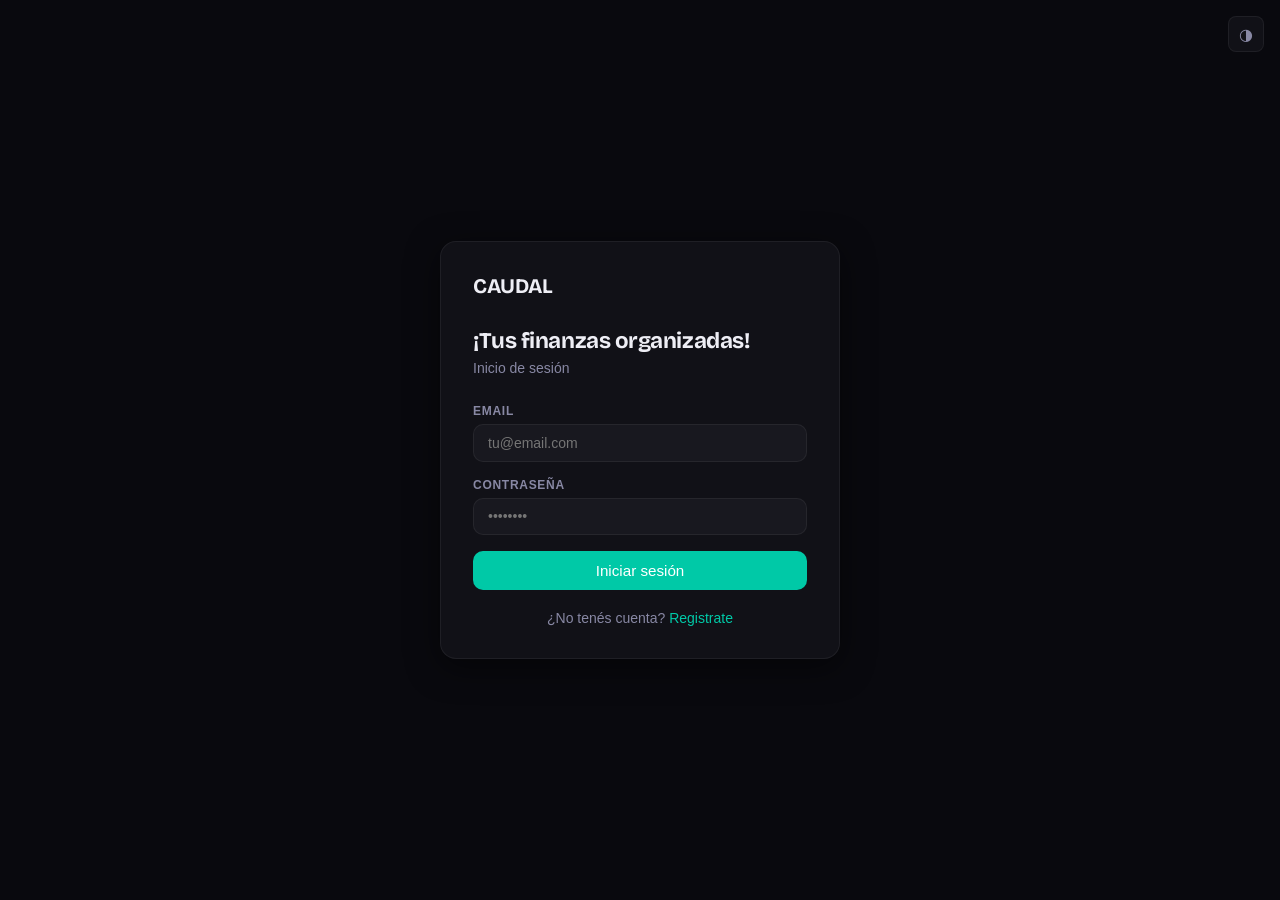
<file: frontend/login.html>
<!DOCTYPE html>
<html lang="es" data-theme="dark">
<head>
    <meta charset="UTF-8">
    <meta name="viewport" content="width=device-width, initial-scale=1.0">
    <link rel="icon" type="image/png" href="https://img.icons8.com/skeuomorphism/32/idea.png"/>
    <title>Caudal — Iniciar sesión</title>
    <link rel="preconnect" href="https://fonts.googleapis.com">
    <link href="https://fonts.googleapis.com/css2?family=Bricolage+Grotesque:opsz,wght@12..96,300;400;500;600;700&family=Cabinet+Grotesk:wght@300;400;500;700&display=swap" rel="stylesheet">
    <link rel="stylesheet" href="css/styles.css">
    <style>
        .auth-wrapper {
            min-height: 100vh;
            display: flex;
            align-items: center;
            justify-content: center;
            padding: 1rem;
        }

        .auth-card {
            background: var(--bg-2);
            border: 1px solid var(--border);
            border-radius: var(--radius);
            padding: 2rem;
            width: 100%;
            max-width: 400px;
            box-shadow: var(--shadow);
            animation: fadeUp 0.28s ease both;
        }

        .auth-logo {
            display: flex;
            align-items: center;
            gap: 0.6rem;
            margin-bottom: 1.75rem;
        }

        .auth-logo-icon {
            font-size: 1.5rem;
            color: var(--accent);
        }

        .auth-logo-text {
            font-family: var(--font-display);
            font-size: 1.3rem;
            font-weight: 700;
            color: var(--text-1);
        }

        .auth-title {
            font-family: var(--font-display);
            font-size: 1.4rem;
            font-weight: 700;
            color: var(--text-1);
            margin-bottom: 0.4rem;
            letter-spacing: -0.02em;
        }

        .auth-subtitle {
            font-size: 0.875rem;
            color: var(--text-2);
            margin-bottom: 1.75rem;
        }

        .auth-form {
            display: flex;
            flex-direction: column;
            gap: 1rem;
        }

        .auth-divider {
            text-align: center;
            font-size: 0.8rem;
            color: var(--text-3);
            margin: 0.5rem 0;
        }

        .auth-switch {
            text-align: center;
            font-size: 0.875rem;
            color: var(--text-2);
            margin-top: 1.25rem;
        }

        .auth-switch a {
            color: var(--accent);
            text-decoration: none;
            font-weight: 500;
            cursor: pointer;
        }

        .auth-switch a:hover {
            text-decoration: underline;
        }

        .auth-error {
            background: var(--expense-dim);
            border: 1px solid var(--expense);
            color: var(--expense);
            padding: 0.65rem 0.875rem;
            border-radius: var(--radius-sm);
            font-size: 0.85rem;
        }

        .btn-primary-full {
            width: 100%;
            padding: 0.7rem;
            font-size: 0.95rem;
        }

        .theme-btn {
            position: fixed;
            top: 1rem;
            right: 1rem;
            background: var(--bg-2);
            border: 1px solid var(--border);
            color: var(--text-2);
            width: 36px;
            height: 36px;
            border-radius: 8px;
            cursor: pointer;
            font-size: 1rem;
            display: flex;
            align-items: center;
            justify-content: center;
            transition: all var(--transition);
        }

        .theme-btn:hover { background: var(--bg-3); color: var(--text-1); }
    </style>
</head>
<body>
    <button class="theme-btn" onclick="toggleTheme()" id="theme-btn">◑</button>

    <div class="auth-wrapper">
        <div class="auth-card">
            <div class="auth-logo">
                <span class="auth-logo-text">CAUDAL</span>
            </div>

            <!-- LOGIN -->
            <div id="view-login">
                <h1 class="auth-title">¡Tus finanzas organizadas!</h1>
                <p class="auth-subtitle">Inicio de sesión</p>
                <div class="auth-form">
                    <div id="login-error" class="auth-error hidden"></div>
                    <div class="form-group">
                        <label>Email</label>
                        <input type="text" id="login-email" placeholder="tu@email.com">
                    </div>
                    <div class="form-group">
                        <label>Contraseña</label>
                        <input type="password" id="login-password" placeholder="••••••••"
                            onkeydown="if(event.key==='Enter') submitLogin()">
                    </div>
                    <button class="btn-primary btn-primary-full" onclick="submitLogin()">
                        Iniciar sesión
                    </button>
                </div>
                <div class="auth-switch">
                    ¿No tenés cuenta? <a onclick="showView('register')">Registrate</a>
                </div>
            </div>

            <!-- REGISTER -->
            <div id="view-register" class="hidden">
                <h1 class="auth-title">Crear cuenta</h1>
                <p class="auth-subtitle">Empezá a gestionar tus finanzas</p>
                <div class="auth-form">
                    <div id="register-error" class="auth-error hidden"></div>
                    <div class="form-group">
                        <label>Nombre</label>
                        <input type="text" id="register-name" placeholder="Tu nombre">
                    </div>
                    <div class="form-group">
                        <label>Email</label>
                        <input type="text" id="register-email" placeholder="tu@email.com">
                    </div>
                    <div class="form-group">
                        <label>Contraseña</label>
                        <input type="password" id="register-password" placeholder="Mínimo 6 caracteres"
                            onkeydown="if(event.key==='Enter') submitRegister()">
                    </div>
                    <button class="btn-primary btn-primary-full" onclick="submitRegister()">
                        Crear cuenta
                    </button>
                </div>
                <div class="auth-switch">
                    ¿Ya tenés cuenta? <a onclick="showView('login')">Iniciá sesión</a>
                </div>
            </div>
        </div>
    </div>

    <script>
        const API = 'http://127.0.0.1:8000/api'

        function toggleTheme() {
            const html = document.documentElement
            const next = html.getAttribute('data-theme') === 'dark' ? 'light' : 'dark'
            html.setAttribute('data-theme', next)
            localStorage.setItem('theme', next)
            document.getElementById('theme-btn').textContent = next === 'dark' ? '◑' : '◐'
        }

        function initTheme() {
            const saved = localStorage.getItem('theme') || 'dark'
            document.documentElement.setAttribute('data-theme', saved)
            document.getElementById('theme-btn').textContent = saved === 'dark' ? '◑' : '◐'
        }

        function showView(name) {
            document.getElementById('view-login').classList.add('hidden')
            document.getElementById('view-register').classList.add('hidden')
            document.getElementById(`view-${name}`).classList.remove('hidden')
        }

        function showError(id, msg) {
            const el = document.getElementById(id)
            el.textContent = msg
            el.classList.remove('hidden')
        }

        function hideError(id) {
            document.getElementById(id).classList.add('hidden')
        }

        async function submitLogin() {
            hideError('login-error')
            const email = document.getElementById('login-email').value.trim()
            const password = document.getElementById('login-password').value

            if (!email || !password) return showError('login-error', 'Completá todos los campos')

            try {
                const res = await fetch(`${API}/auth/login`, {
                    method: 'POST',
                    headers: { 'Content-Type': 'application/json' },
                    body: JSON.stringify({ email, password })
                })
                const data = await res.json()
                if (!res.ok) return showError('login-error', data.detail || 'Error al iniciar sesión')

                localStorage.setItem('fintrack-token', data.access_token)
                localStorage.setItem('fintrack-user', JSON.stringify(data.user))
                window.location.href = '/'
            } catch (e) {
                showError('login-error', 'Error de conexión con el servidor')
            }
        }

        async function submitRegister() {
            hideError('register-error')
            const name = document.getElementById('register-name').value.trim()
            const email = document.getElementById('register-email').value.trim()
            const password = document.getElementById('register-password').value

            if (!name || !email || !password) return showError('register-error', 'Completá todos los campos')
            if (password.length < 6) return showError('register-error', 'La contraseña debe tener al menos 6 caracteres')

            try {
                const res = await fetch(`${API}/auth/register`, {
                    method: 'POST',
                    headers: { 'Content-Type': 'application/json' },
                    body: JSON.stringify({ name, email, password })
                })
                const data = await res.json()
                if (!res.ok) return showError('register-error', data.detail || 'Error al registrarse')

                localStorage.setItem('fintrack-token', data.access_token)
                localStorage.setItem('fintrack-user', JSON.stringify(data.user))
                window.location.href = '/'
            } catch (e) {
                showError('register-error', 'Error de conexión con el servidor')
            }
        }

        // Si ya está logueado, redirigir al app
        if (localStorage.getItem('fintrack-token')) {
            window.location.href = '/'
        }

        initTheme()
    </script>
</body>
</html>
</file>
<file: frontend/css/styles.css>
/* ── TOKENS ───────────────────────────────────────────── */
:root {
    --font-display: 'Bricolage Grotesque', sans-serif;
    --font-body: 'Cabinet Grotesk', sans-serif;
    --font-mono: 'JetBrains Mono', monospace;
    --sidebar-w: 230px;
    --sidebar-w-collapsed: 64px;
    --topbar-h: 56px;
    --radius: 16px;
    --radius-sm: 10px;
    --transition: 0.22s cubic-bezier(0.4, 0, 0.2, 1);
}

[data-theme="dark"] {
    --bg:          #09090e;
    --bg-2:        #111117;
    --bg-3:        #18181f;
    --bg-4:        #222230;
    --border:      rgba(255,255,255,0.06);
    --border-hover:rgba(255,255,255,0.13);
    --text-1:      #eeeef5;
    --text-2:      #8888a4;
    --text-3:      #55556a;
    --accent:      #00c9a7;
    --accent-dim:  rgba(0,201,167,0.1);
    --income:      #00c9a7;
    --income-dim:  rgba(0,201,167,0.1);
    --expense:     #ff6b6b;
    --expense-dim: rgba(255,107,107,0.1);
    --balance:     #7c6ff7;
    --balance-dim: rgba(124,111,247,0.1);
    --shadow:      0 8px 32px rgba(0,0,0,0.5);
    --shadow-sm:   0 2px 10px rgba(0,0,0,0.35);
}

[data-theme="light"] {
    --bg:          #f4f4f8;
    --bg-2:        #ffffff;
    --bg-3:        #ededf3;
    --bg-4:        #e2e2ea;
    --border:      rgba(0,0,0,0.07);
    --border-hover:rgba(0,0,0,0.14);
    --text-1:      #0d0d1a;
    --text-2:      #55556e;
    --text-3:      #9090a8;
    --accent:      #00a88c;
    --accent-dim:  rgba(0,168,140,0.1);
    --income:      #00a88c;
    --income-dim:  rgba(0,168,140,0.08);
    --expense:     #e84545;
    --expense-dim: rgba(232,69,69,0.08);
    --balance:     #5b56d4;
    --balance-dim: rgba(91,86,212,0.08);
    --shadow:      0 8px 32px rgba(0,0,0,0.08);
    --shadow-sm:   0 2px 10px rgba(0,0,0,0.06);
}

/* ── RESET ────────────────────────────────────────────── */
*, *::before, *::after { margin:0; padding:0; box-sizing:border-box; }
html { font-size:16px; scroll-behavior:smooth; }
body {
    font-family: var(--font-body);
    background: var(--bg);
    color: var(--text-1);
    min-height: 100vh;
    transition: background var(--transition), color var(--transition);
    -webkit-font-smoothing: antialiased;
}

/* ── LAYOUT ───────────────────────────────────────────── */
.layout { display:flex; min-height:100vh; }

/* ── SIDEBAR ──────────────────────────────────────────── */
.sidebar {
    width: var(--sidebar-w);
    background: var(--bg-2);
    border-right: 1px solid var(--border);
    display: flex;
    flex-direction: column;
    position: fixed;
    top: 0; left: 0;
    height: 100vh;
    z-index: 200;
    transition: width var(--transition), transform var(--transition);
    overflow: hidden;
}

.sidebar.collapsed { width: var(--sidebar-w-collapsed); }

.sidebar-header {
    display: flex;
    align-items: center;
    justify-content: space-between;
    padding: 1.25rem 1rem;
    border-bottom: 1px solid var(--border);
    min-height: 64px;
    gap: 0.5rem;
}

.logo {
    display: flex;
    align-items: center;
    gap: 0.6rem;
    overflow: hidden;
    min-width: 0;
}

.logo-icon {
    font-size: 1.3rem;
    color: var(--accent);
    flex-shrink: 0;
    line-height: 1;
}

.logo-text {
    font-family: var(--font-display);
    font-weight: 700;
    font-size: 1.05rem;
    color: var(--text-1);
    white-space: nowrap;
    overflow: hidden;
    max-width: 120px;
    transition: max-width var(--transition), opacity var(--transition);
}

.sidebar.collapsed .logo-text {
    max-width: 0;
    opacity: 0;
}

.sidebar-toggle {
    background: transparent;
    border: 1px solid var(--border);
    color: var(--text-2);
    width: 28px;
    height: 28px;
    border-radius: 6px;
    cursor: pointer;
    font-size: 1rem;
    display: flex;
    align-items: center;
    justify-content: center;
    flex-shrink: 0;
    transition: all var(--transition);
}

.sidebar-toggle:hover { background: var(--bg-3); color: var(--text-1); }
.sidebar.collapsed .sidebar-toggle { transform: rotate(180deg); }

.sidebar-nav {
    flex: 1;
    padding: 1rem 0.75rem;
    display: flex;
    flex-direction: column;
    gap: 0.2rem;
    overflow-y: auto;
}

.nav-item {
    display: flex;
    align-items: center;
    gap: 0.75rem;
    padding: 0.65rem 0.75rem;
    border-radius: var(--radius-sm);
    border: none;
    background: transparent;
    color: var(--text-2);
    cursor: pointer;
    font-family: var(--font-body);
    font-size: 0.9rem;
    font-weight: 400;
    text-align: left;
    width: 100%;
    transition: all var(--transition);
    white-space: nowrap;
    overflow: hidden;
}

.nav-item:hover { background: var(--bg-3); color: var(--text-1); }
.nav-item.active { background: var(--accent-dim); color: var(--accent); font-weight: 500; }

.nav-icon { font-size: 1rem; flex-shrink: 0; width: 20px; text-align: center; }

.nav-label {
    overflow: hidden;
    max-width: 140px;
    transition: max-width var(--transition), opacity var(--transition);
}

.sidebar.collapsed .nav-label { max-width: 0; opacity: 0; }

.sidebar-footer {
    padding: 0.75rem;
    border-top: 1px solid var(--border);
}

.theme-toggle {
    display: flex;
    align-items: center;
    gap: 0.75rem;
    padding: 0.65rem 0.75rem;
    border-radius: var(--radius-sm);
    border: none;
    background: transparent;
    color: var(--text-2);
    cursor: pointer;
    font-family: var(--font-body);
    font-size: 0.9rem;
    width: 100%;
    transition: all var(--transition);
    white-space: nowrap;
    overflow: hidden;
}

.theme-toggle:hover { background: var(--bg-3); color: var(--text-1); }

/* ── TOPBAR (mobile) ──────────────────────────────────── */
.topbar {
    display: none;
    align-items: center;
    justify-content: space-between;
    padding: 0 1rem;
    height: var(--topbar-h);
    background: var(--bg-2);
    border-bottom: 1px solid var(--border);
    position: sticky;
    top: 0;
    z-index: 150;
}

.menu-btn, .theme-toggle-mobile {
    background: transparent;
    border: none;
    color: var(--text-2);
    font-size: 1.1rem;
    cursor: pointer;
    padding: 0.4rem;
    border-radius: 6px;
    transition: all var(--transition);
}

.menu-btn:hover, .theme-toggle-mobile:hover { background: var(--bg-3); color: var(--text-1); }

.topbar-title {
    font-family: var(--font-display);
    font-weight: 700;
    font-size: 1rem;
    color: var(--text-1);
}

/* ── MAIN ─────────────────────────────────────────────── */
.main-wrapper {
    margin-left: var(--sidebar-w);
    flex: 1;
    display: flex;
    flex-direction: column;
    min-height: 100vh;
    transition: margin-left var(--transition);
    min-width: 0;
}

.sidebar.collapsed ~ .main-wrapper { margin-left: var(--sidebar-w-collapsed); }

.main-content {
    flex: 1;
    padding: 2rem 2.5rem;
    width: 100%;
}

/* ── SECTIONS ─────────────────────────────────────────── */
.section { animation: fadeUp 0.28s ease both; }
.hidden { display: none !important; }

@keyframes fadeUp {
    from { opacity:0; transform:translateY(14px); }
    to   { opacity:1; transform:translateY(0); }
}

/* ── PAGE HEADER ──────────────────────────────────────── */
.page-header {
    display: flex;
    align-items: flex-start;
    justify-content: space-between;
    margin-bottom: 1.75rem;
    gap: 1rem;
    flex-wrap: wrap;
}

.page-title {
    font-family: var(--font-display);
    font-size: 1.65rem;
    font-weight: 700;
    color: var(--text-1);
    line-height: 1.2;
    letter-spacing: -0.02em;
}

.section-title {
    font-family: var(--font-display);
    font-size: 1.1rem;
    font-weight: 600;
    color: var(--text-1);
}

.page-subtitle {
    font-size: 0.875rem;
    color: var(--text-2);
    margin-top: 0.25rem;
    font-weight: 400;
}

.date-filters {
    display: flex;
    gap: 0.5rem;
    align-items: center;
    flex-wrap: wrap;
}

/* ── ACCOUNTS ─────────────────────────────────────────── */
.accounts-grid {
    display: grid;
    grid-template-columns: repeat(auto-fill, minmax(220px, 1fr));
    gap: 1rem;
    margin-bottom: 1.5rem;
}

.account-card {
    background: var(--bg-2);
    border: 1px solid var(--border);
    border-radius: var(--radius);
    padding: 1.25rem;
    display: flex;
    flex-direction: column;
    gap: 0.5rem;
    transition: border-color var(--transition), transform var(--transition);
    position: relative;
    overflow: hidden;
}

.account-card::before {
    content: '';
    position: absolute;
    top: 0; left: 0; right: 0;
    height: 3px;
    background: var(--acc-color, var(--accent));
}

.account-card:hover { border-color: var(--border-hover); transform: translateY(-2px); }

.account-type-badge {
    font-size: 0.72rem;
    font-weight: 500;
    text-transform: uppercase;
    letter-spacing: 0.08em;
    color: var(--text-3);
}

.account-name {
    font-family: var(--font-display);
    font-size: 1rem;
    font-weight: 600;
    color: var(--text-1);
}

.account-balance {
    font-family: var(--font-mono);
    font-size: 1.4rem;
    font-weight: 500;
    margin-top: 0.25rem;
}

.account-actions {
    display: flex;
    gap: 0.4rem;
    margin-top: 0.5rem;
}

.home-summary { margin-bottom: 2rem; }

.home-summary-card {
    background: var(--bg-2);
    border: 1px solid var(--border);
    border-radius: var(--radius);
    padding: 1.25rem 1.5rem;
    display: flex;
    align-items: center;
    justify-content: space-between;
}

.home-total {
    font-family: var(--font-display);
    font-size: 2rem;
    font-weight: 700;
    color: var(--accent);
    letter-spacing: -0.03em;
}

/* ── STAT CARDS ───────────────────────────────────────── */
.cards-grid {
    display: grid;
    grid-template-columns: repeat(3, 1fr);
    gap: 1rem;
    margin-bottom: 1.5rem;
}

.stat-card {
    background: var(--bg-2);
    border: 1px solid var(--border);
    border-radius: var(--radius);
    padding: 1.25rem;
    display: flex;
    flex-direction: column;
    gap: 0.65rem;
    transition: border-color var(--transition), box-shadow var(--transition);
}

.stat-card:hover { border-color: var(--border-hover); box-shadow: var(--shadow-sm); }

.stat-card-header {
    display: flex;
    justify-content: space-between;
    align-items: center;
}

.stat-label {
    font-size: 0.75rem;
    font-weight: 500;
    text-transform: uppercase;
    letter-spacing: 0.09em;
    color: var(--text-2);
}

.stat-icon {
    font-size: 0.9rem;
    width: 28px;
    height: 28px;
    border-radius: 6px;
    display: flex;
    align-items: center;
    justify-content: center;
}

.income-icon  { background: var(--income-dim);  color: var(--income); }
.expense-icon { background: var(--expense-dim); color: var(--expense); }
.balance-icon { background: var(--balance-dim); color: var(--balance); }

.stat-value {
    font-family: var(--font-display);
    font-size: 1.65rem;
    font-weight: 700;
    color: var(--text-1);
    line-height: 1;
    letter-spacing: -0.02em;
}

.income-card  .stat-value { color: var(--income); }
.expense-card .stat-value { color: var(--expense); }
.balance-card .stat-value { color: var(--balance); }

.stat-bar {
    height: 3px;
    background: var(--bg-4);
    border-radius: 99px;
    overflow: hidden;
}

.stat-bar-fill {
    height: 100%;
    border-radius: 99px;
    transition: width 0.7s cubic-bezier(0.4,0,0.2,1);
}

.income-bar  { background: var(--income); }
.expense-bar { background: var(--expense); }
.balance-bar { background: var(--balance); }

/* ── CHARTS ───────────────────────────────────────────── */
.charts-grid {
    display: grid;
    grid-template-columns: repeat(2, 1fr);
    gap: 1rem;
    margin-bottom: 1.5rem;
}

.chart-card {
    background: var(--bg-2);
    border: 1px solid var(--border);
    border-radius: var(--radius);
    padding: 1.25rem;
}

.chart-title {
    font-family: var(--font-display);
    font-size: 0.8rem;
    font-weight: 600;
    color: var(--text-2);
    margin-bottom: 1rem;
    text-transform: uppercase;
    letter-spacing: 0.07em;
}

.chart-wrapper { position: relative; height: 200px; }

/* ── FILTERS ──────────────────────────────────────────── */
.filters-bar {
    display: flex;
    gap: 0.5rem;
    margin-bottom: 1rem;
    flex-wrap: wrap;
}

/* ── TX LIST (cards en vez de tabla) ──────────────────── */
.tx-list {
    display: flex;
    flex-direction: column;
    gap: 0.5rem;
}

.tx-item {
    background: var(--bg-2);
    border: 1px solid var(--border);
    border-radius: var(--radius-sm);
    padding: 0.875rem 1rem;
    display: flex;
    align-items: center;
    gap: 1rem;
    transition: border-color var(--transition);
}

.tx-item:hover { border-color: var(--border-hover); }

.tx-dot {
    width: 10px;
    height: 10px;
    border-radius: 50%;
    flex-shrink: 0;
}

.tx-info { flex: 1; min-width: 0; }

.tx-desc {
    font-size: 0.9rem;
    font-weight: 500;
    color: var(--text-1);
    white-space: nowrap;
    overflow: hidden;
    text-overflow: ellipsis;
}

.tx-meta {
    font-size: 0.775rem;
    color: var(--text-2);
    margin-top: 0.15rem;
    display: flex;
    gap: 0.5rem;
    flex-wrap: wrap;
}

.tx-amount {
    font-family: var(--font-mono);
    font-size: 0.95rem;
    font-weight: 500;
    flex-shrink: 0;
}

.tx-actions {
    display: flex;
    gap: 0.4rem;
    flex-shrink: 0;
}

/* ── TABLE (home recent) ──────────────────────────────── */
.table-card {
    background: var(--bg-2);
    border: 1px solid var(--border);
    border-radius: var(--radius);
    overflow: hidden;
}

table { width: 100%; border-collapse: collapse; }
thead { background: var(--bg-3); }

th {
    padding: 0.75rem 1rem;
    text-align: left;
    font-size: 0.72rem;
    font-weight: 600;
    color: var(--text-2);
    text-transform: uppercase;
    letter-spacing: 0.08em;
    white-space: nowrap;
}

td {
    padding: 0.875rem 1rem;
    border-top: 1px solid var(--border);
    font-size: 0.875rem;
    color: var(--text-1);
}

tr:hover td { background: var(--bg-3); }

.badge {
    display: inline-block;
    padding: 0.18rem 0.6rem;
    border-radius: 99px;
    font-size: 0.7rem;
    font-weight: 500;
    letter-spacing: 0.03em;
}

.badge-income  { background: var(--income-dim);  color: var(--income); }
.badge-expense { background: var(--expense-dim); color: var(--expense); }

.amount-income  { color: var(--income);  font-weight: 600; font-family: var(--font-mono); }
.amount-expense { color: var(--expense); font-weight: 600; font-family: var(--font-mono); }

/* ── CATEGORIES GRID ──────────────────────────────────── */
.categories-grid {
    display: grid;
    grid-template-columns: repeat(auto-fill, minmax(180px, 1fr));
    gap: 0.875rem;
}

.category-card {
    background: var(--bg-2);
    border: 1px solid var(--border);
    border-radius: var(--radius);
    padding: 1.1rem;
    display: flex;
    flex-direction: column;
    gap: 0.4rem;
    transition: border-color var(--transition), transform var(--transition);
}

.category-card:hover { border-color: var(--border-hover); transform: translateY(-2px); }

.category-dot { width: 10px; height: 10px; border-radius: 50%; flex-shrink: 0; }
.category-name { font-weight: 600; font-size: 0.9rem; color: var(--text-1); }
.category-type { font-size: 0.75rem; color: var(--text-2); }
.category-actions { display: flex; gap: 0.4rem; margin-top: 0.4rem; }

/* ── BUTTONS ──────────────────────────────────────────── */
.btn-primary {
    background: var(--accent);
    color: #fff;
    border: none;
    padding: 0.55rem 1.1rem;
    border-radius: var(--radius-sm);
    cursor: pointer;
    font-family: var(--font-body);
    font-size: 0.875rem;
    font-weight: 500;
    transition: opacity var(--transition), transform var(--transition);
    white-space: nowrap;
}

.btn-primary:hover  { opacity: 0.88; transform: translateY(-1px); }
.btn-primary:active { transform: translateY(0); }

.btn-ghost {
    background: transparent;
    color: var(--text-2);
    border: 1px solid var(--border);
    padding: 0.55rem 1.1rem;
    border-radius: var(--radius-sm);
    cursor: pointer;
    font-family: var(--font-body);
    font-size: 0.875rem;
    transition: all var(--transition);
}

.btn-ghost:hover { background: var(--bg-3); color: var(--text-1); }

.btn-close {
    background: transparent;
    border: none;
    color: var(--text-2);
    font-size: 1rem;
    cursor: pointer;
    padding: 0.25rem;
    border-radius: 4px;
    transition: color var(--transition);
    line-height: 1;
}

.btn-close:hover { color: var(--text-1); }

.btn-edit {
    background: transparent;
    color: var(--balance);
    border: 1px solid var(--balance);
    padding: 0.25rem 0.6rem;
    border-radius: 5px;
    cursor: pointer;
    font-size: 0.75rem;
    transition: all var(--transition);
}

.btn-edit:hover { background: var(--balance); color: #fff; }

.btn-danger {
    background: transparent;
    color: var(--expense);
    border: 1px solid var(--expense);
    padding: 0.25rem 0.6rem;
    border-radius: 5px;
    cursor: pointer;
    font-size: 0.75rem;
    transition: all var(--transition);
}

.btn-danger:hover { background: var(--expense); color: #fff; }

/* ── INPUTS ───────────────────────────────────────────── */
.select,
input[type="text"],
input[type="number"],
input[type="date"],
input[type="password"],
input[type="email"] {
    background: var(--bg-3);
    border: 1px solid var(--border);
    color: var(--text-1);
    padding: 0.6rem 0.875rem;
    border-radius: var(--radius-sm);
    font-family: var(--font-body);
    font-size: 0.875rem;
    outline: none;
    transition: border-color var(--transition);
    width: 100%;
}

.select:focus,
input[type="text"]:focus,
input[type="number"]:focus,
input[type="date"]:focus {
    border-color: var(--accent);
}

input[type="color"] {
    width: 44px;
    height: 40px;
    padding: 2px 4px;
    border-radius: var(--radius-sm);
    border: 1px solid var(--border);
    background: var(--bg-3);
    cursor: pointer;
    flex-shrink: 0;
}

.color-picker-row {
    display: flex;
    gap: 0.5rem;
    align-items: center;
}

.color-picker-row input[type="text"] { flex: 1; }

/* ── FORM ─────────────────────────────────────────────── */
.form-group {
    display: flex;
    flex-direction: column;
    gap: 0.4rem;
}

.form-group label {
    font-size: 0.75rem;
    font-weight: 600;
    color: var(--text-2);
    text-transform: uppercase;
    letter-spacing: 0.06em;
}

.form-row {
    display: grid;
    grid-template-columns: 1fr 1fr;
    gap: 1rem;
}

.form-hint {
    font-size: 0.775rem;
    color: var(--expense);
    margin-top: 0.2rem;
}

/* ── MODAL ────────────────────────────────────────────── */
.modal {
    position: fixed;
    inset: 0;
    z-index: 300;
    display: flex;
    align-items: center;
    justify-content: center;
    padding: 1rem;
}

.modal-backdrop {
    position: absolute;
    inset: 0;
    background: rgba(0,0,0,0.65);
    backdrop-filter: blur(6px);
}

.modal-content {
    position: relative;
    background: var(--bg-2);
    border: 1px solid var(--border);
    border-radius: var(--radius);
    width: 100%;
    max-width: 460px;
    box-shadow: var(--shadow);
    animation: modalIn 0.22s cubic-bezier(0.4,0,0.2,1);
    max-height: 92vh;
    overflow-y: auto;
}

@keyframes modalIn {
    from { opacity:0; transform:scale(0.96) translateY(10px); }
    to   { opacity:1; transform:scale(1) translateY(0); }
}

.modal-header {
    display: flex;
    justify-content: space-between;
    align-items: center;
    padding: 1.25rem 1.25rem 0;
}

.modal-title {
    font-family: var(--font-display);
    font-size: 1.05rem;
    font-weight: 700;
    color: var(--text-1);
    letter-spacing: -0.01em;
}

.modal-body {
    padding: 1.25rem;
    display: flex;
    flex-direction: column;
    gap: 1rem;
}

.modal-footer {
    padding: 0 1.25rem 1.25rem;
    display: flex;
    justify-content: flex-end;
    gap: 0.5rem;
}

/* ── TOAST ────────────────────────────────────────────── */
.toast {
    position: fixed;
    bottom: 1.5rem;
    right: 1.5rem;
    background: var(--bg-2);
    border: 1px solid var(--border);
    color: var(--text-1);
    padding: 0.75rem 1.1rem;
    border-radius: var(--radius-sm);
    font-size: 0.875rem;
    z-index: 400;
    box-shadow: var(--shadow);
    animation: toastIn 0.2s ease;
}

@keyframes toastIn {
    from { opacity:0; transform:translateY(8px); }
    to   { opacity:1; transform:translateY(0); }
}

.toast.success { border-color: var(--income);  color: var(--income); }
.toast.error   { border-color: var(--expense); color: var(--expense); }

/* ── SIDEBAR OVERLAY ──────────────────────────────────── */
.sidebar-overlay {
    display: none;
    position: fixed;
    inset: 0;
    background: rgba(0,0,0,0.5);
    z-index: 190;
}
.sidebar-overlay.visible { display: block; }

/* ── RESPONSIVE ───────────────────────────────────────── */
@media (max-width: 900px) {
    .cards-grid  { grid-template-columns: repeat(2, 1fr); }
    .charts-grid { grid-template-columns: 1fr; }
}

@media (max-width: 768px) {
    .topbar { display: flex; }

    .sidebar {
        transform: translateX(-100%);
        width: var(--sidebar-w) !important;
    }

    .sidebar.mobile-open  { transform: translateX(0); }
    .sidebar.collapsed .logo-text,
    .sidebar.collapsed .nav-label { max-width: 140px; opacity: 1; }
    .sidebar-toggle { display: none; }

    .main-wrapper  { margin-left: 0 !important; }
    .main-content  { padding: 1.25rem 1rem; }

    .cards-grid    { grid-template-columns: 1fr; }
    .charts-grid   { grid-template-columns: 1fr; }
    .accounts-grid { grid-template-columns: repeat(2, 1fr); }

    .page-header   { flex-direction: column; align-items: flex-start; }
    .date-filters  { width: 100%; }
    .date-filters .select,
    .date-filters .btn-primary { flex: 1; }

    .form-row { grid-template-columns: 1fr; }

    table { display: block; overflow-x: auto; }

    .categories-grid { grid-template-columns: repeat(2, 1fr); }
    .toast { left: 1rem; right: 1rem; bottom: 1rem; }
}

@media (max-width: 480px) {
    .accounts-grid   { grid-template-columns: 1fr; }
    .categories-grid { grid-template-columns: 1fr; }
    .stat-value { font-size: 1.35rem; }
    .home-total { font-size: 1.6rem; }
}

/* ── PERFIL ───────────────────────────────────────────── */
.profile-grid {
    display: grid;
    grid-template-columns: repeat(2, 1fr);
    gap: 1rem;
}

.profile-card {
    background: var(--bg-2);
    border: 1px solid var(--border);
    border-radius: var(--radius);
    padding: 1.5rem;
    display: flex;
    flex-direction: column;
}

.profile-card.danger-zone {
    border-color: rgba(255,107,107,0.2);
}

.profile-card-title {
    font-family: var(--font-display);
    font-size: 0.95rem;
    font-weight: 600;
    color: var(--text-1);
    margin-bottom: 1rem;
}

.profile-card-desc {
    font-size: 0.85rem;
    color: var(--text-2);
    line-height: 1.5;
}

.profile-avatar {
    width: 52px;
    height: 52px;
    border-radius: 50%;
    background: var(--accent-dim);
    color: var(--accent);
    display: flex;
    align-items: center;
    justify-content: center;
    font-family: var(--font-display);
    font-size: 1.3rem;
    font-weight: 700;
    flex-shrink: 0;
}

#profile-info {
    display: flex;
    align-items: center;
    gap: 1rem;
    padding-bottom: 1.25rem;
    border-bottom: 1px solid var(--border);
}

.profile-meta { min-width: 0; }

.profile-name {
    font-family: var(--font-display);
    font-weight: 600;
    font-size: 1rem;
    color: var(--text-1);
}

.profile-email {
    font-size: 0.825rem;
    color: var(--text-2);
    margin-top: 0.15rem;
}

.profile-since {
    font-size: 0.775rem;
    color: var(--text-3);
    margin-top: 0.15rem;
}

@media (max-width: 768px) {
    .profile-grid { grid-template-columns: 1fr; }
}

/* ── RESPONSIVE FIXES ─────────────────────────────────── */
@media (max-width: 900px) {
    .home-summary-card {
        flex-direction: column;
        align-items: flex-start;
        gap: 0.5rem;
    }

    .accounts-grid {
        grid-template-columns: repeat(2, 1fr);
    }
}

@media (max-width: 768px) {
    .main-content {
        padding: 1rem;
    }

    .page-title { font-size: 1.3rem; }

    .stat-value { font-size: 1.3rem; }

    .home-total { font-size: 1.5rem; }

    .chart-wrapper { height: 160px; }

    .accounts-grid { grid-template-columns: 1fr; }

    .home-summary-card {
        flex-direction: column;
        align-items: flex-start;
        gap: 0.5rem;
    }

    .date-filters {
        display: grid;
        grid-template-columns: 1fr 1fr;
        width: 100%;
    }

    .date-filters .btn-primary {
        grid-column: 1 / -1;
    }

    .tx-item {
        flex-wrap: wrap;
        gap: 0.5rem;
    }

    .tx-actions {
        width: 100%;
        justify-content: flex-end;
    }

    .profile-grid { grid-template-columns: 1fr; }

    .filters-bar {
        flex-direction: column;
    }

    .filters-bar .select,
    .filters-bar input {
        max-width: 100% !important;
        width: 100%;
    }
}

@media (max-width: 480px) {
    .card-value { font-size: 1.2rem; }

    .account-balance { font-size: 1.1rem; }

    .modal-content { margin: 0.5rem; }

    .table-card { border-radius: var(--radius-sm); }

    th, td { padding: 0.6rem 0.75rem; }
}
</file>
